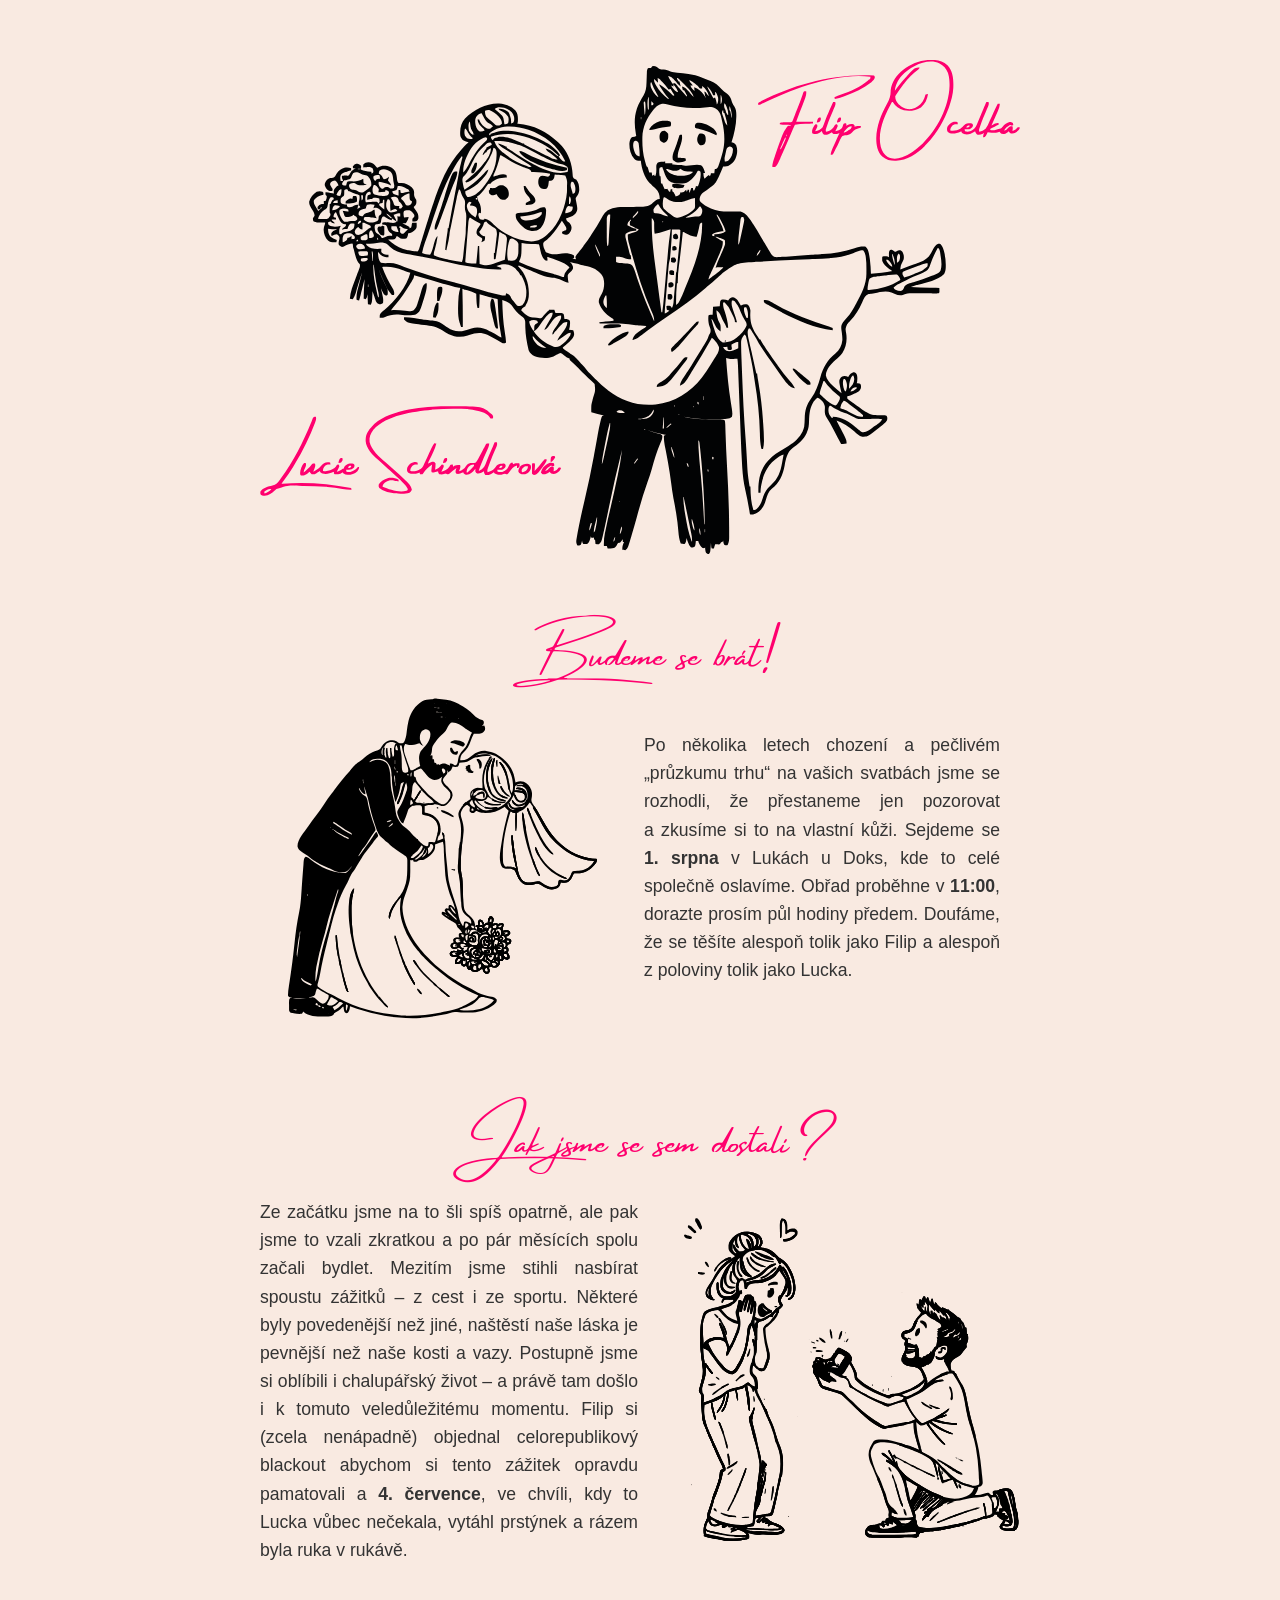
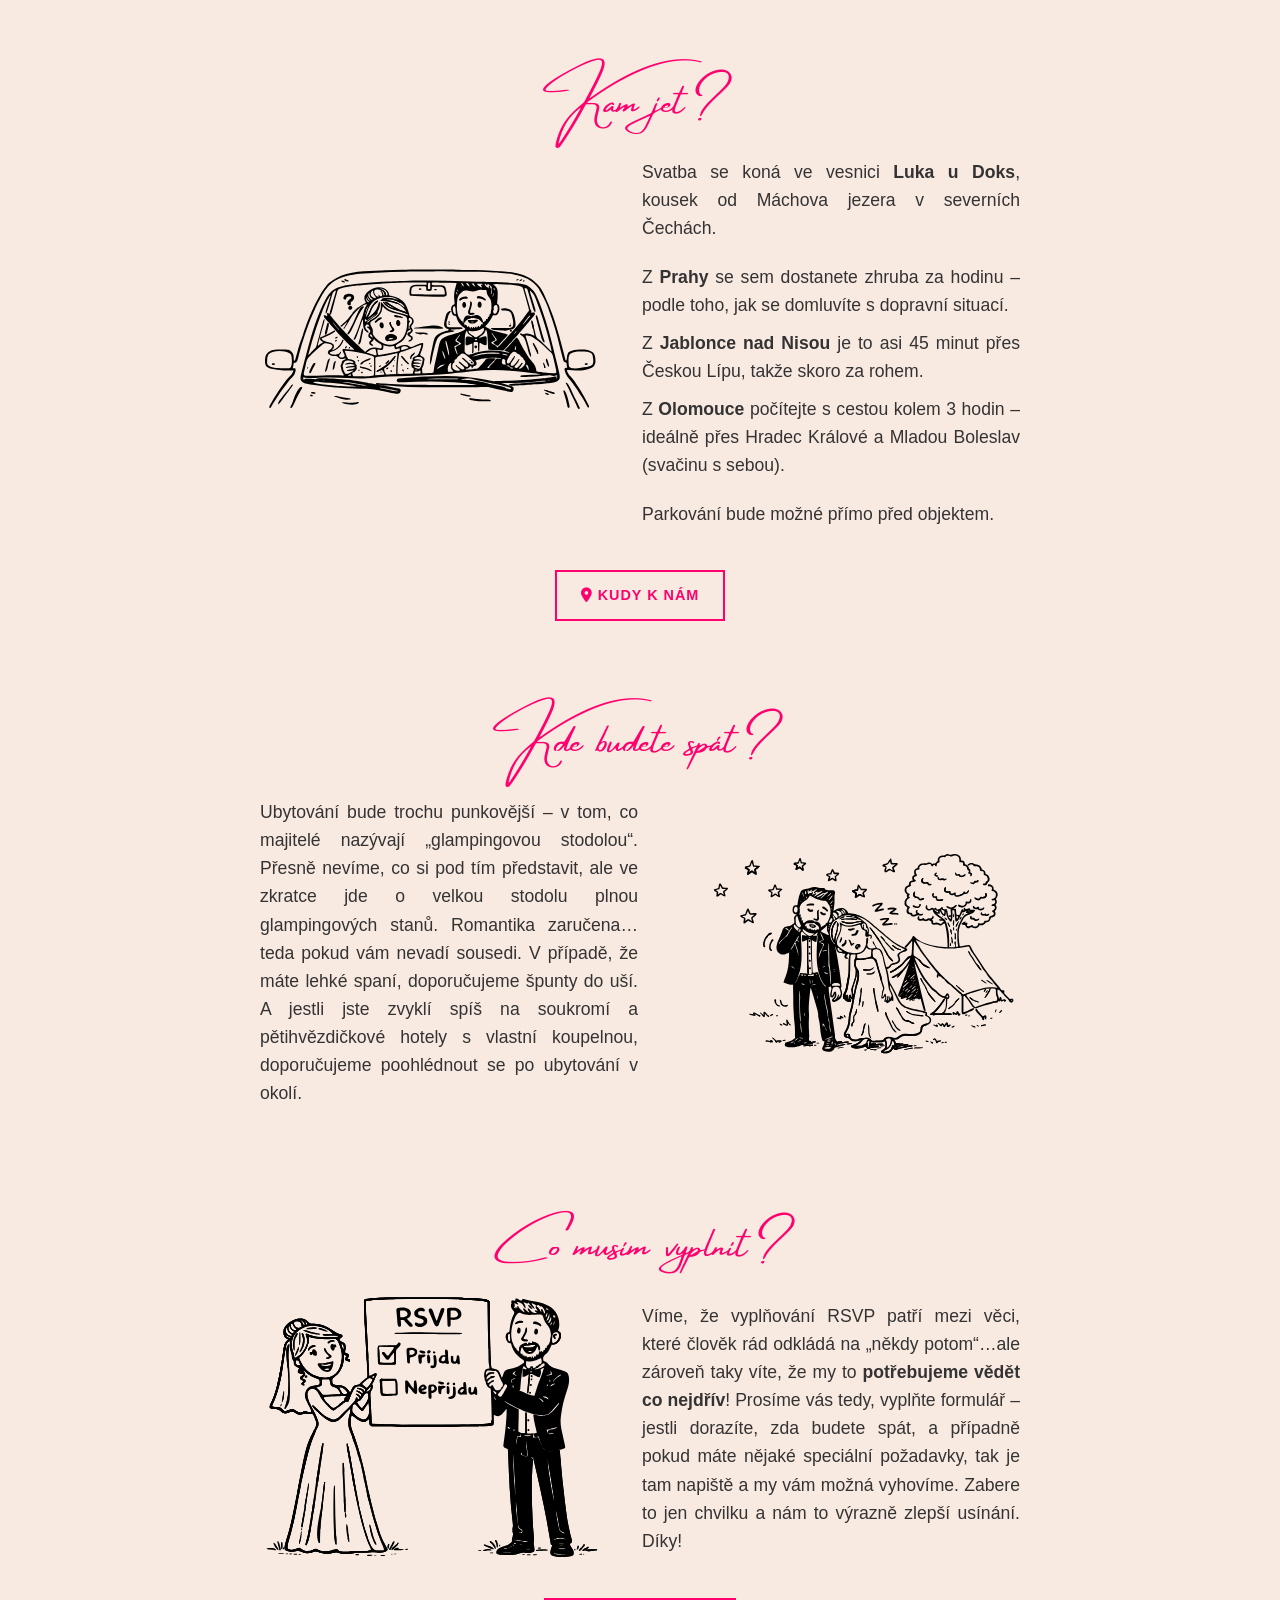
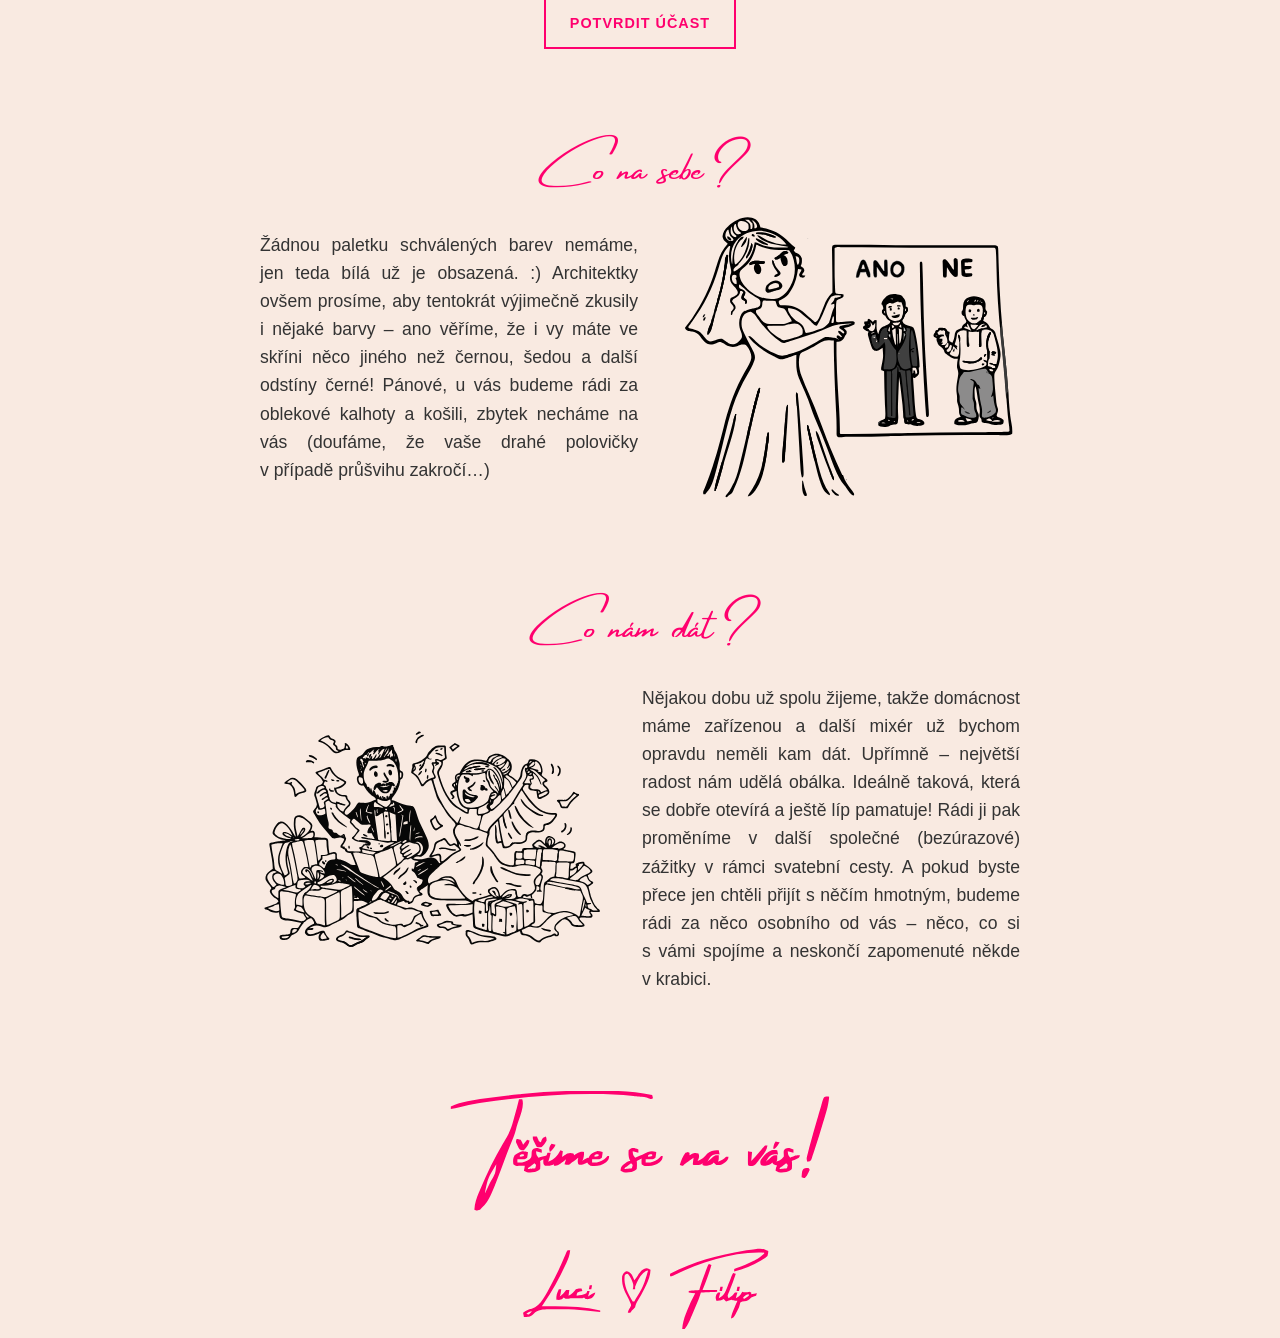
<file: index.html>
<!DOCTYPE html>
<html lang="cs">
<head>
    <meta charset="UTF-8">
    <meta name="viewport" content="width=device-width, initial-scale=1.0">
    <title>Filip & Lucka | Budeme se brát!</title>
    <link rel="stylesheet" href="style.css?v=1">
    <link rel="stylesheet" href="https://cdnjs.cloudflare.com/ajax/libs/font-awesome/6.5.1/css/all.min.css">
    <link rel="icon" type="image/svg+xml"
          href="data:image/svg+xml,<svg xmlns=%22http://www.w3.org/2000/svg%22 viewBox=%220 0 24 24%22 fill=%22%23ff006e%22><path d=%22M12 21.35l-1.45-1.32C5.4 15.36 2 12.28 2 8.5 2 5.42 4.42 3 7.5 3c1.74 0 3.41.81 4.5 2.09C13.09 3.81 14.76 3 16.5 3 19.58 3 22 5.42 22 8.5c0 3.78-3.4 6.86-8.55 11.54L12 21.35z%22/></svg>">
</head>
<body>

<header class="hero">
    <div class="container hero-layout">
        <picture class="responsive-image">
            <source media="(min-width: 768px)" srcset="images/main_web2.svg">
            <img src="images/main_mobil2.svg" alt="my">
        </picture>
    </div>
</header>

<main class="container">

    <section class="wedding-section">
        <div class="container">
            <h2 class="font-amsterdam">Budeme se brát!</h2>
            <div class="section-content mt-mobile">
                <img src="images/wedding.svg" alt="my_dva">
                <p class="text">Po několika letech chození a pečlivém „průzkumu trhu“ na vašich svatbách jsme se
                    rozhodli, že přestaneme jen pozorovat a&nbsp;zkusíme si to na vlastní kůži. Sejdeme se <strong>1.&nbsp;srpna</strong>
                    v Lukách u Doks, kde to celé společně oslavíme. Obřad proběhne v <strong>11:00</strong>, dorazte prosím půl hodiny předem.
                    Doufáme, že se těšíte alespoň tolik jako Filip a alespoň z poloviny tolik jako Lucka.</p>
            </div>
        </div>
    </section>

    <section class="wedding-section">
        <h2 class="font-amsterdam">Jak jsme se sem dostali?</h2>
        <div class="section-content mt-mobile">
            <img src="images/proposal.svg" alt="zadost">
            <div class="text">
                <p>Ze začátku jsme na to šli spíš opatrně, ale pak jsme to vzali zkratkou a po pár měsících spolu začali
                    bydlet. Mezitím jsme stihli nasbírat spoustu zážitků – z cest i ze sportu. Některé byly povedenější
                    než jiné, naštěstí naše láska je pevnější než naše kosti a vazy.
                    Postupně jsme si oblíbili i chalupářský život – a právě tam došlo i&nbsp;k tomuto veledůležitému
                    momentu.
                    Filip si (zcela nenápadně) objednal celorepublikový blackout abychom si tento zážitek opravdu
                    pamatovali a <strong>4. července</strong>, ve chvíli, kdy to Lucka vůbec nečekala, vytáhl prstýnek a
                    rázem byla ruka
                    v rukávě.
                </p>
            </div>
        </div>
    </section>

    <section class="wedding-section">
        <h2 class="font-amsterdam">Kam jet?</h2>
        <div class="section-content mt-mobile">
            <img src="images/directions.svg" alt="Kudy_kam">
            <div class="text">
                <p>Svatba se koná ve vesnici <strong>Luka u Doks</strong>, kousek od Máchova jezera v severních Čechách.
                <ul class="list-clean">
                    <li> Z&nbsp;<strong>Prahy</strong> se sem dostanete zhruba za hodinu – podle toho, jak se domluvíte
                        s dopravní
                        situací.
                    </li>
                    <li>Z&nbsp;<strong>Jablonce nad Nisou</strong> je to asi 45 minut přes Českou&nbsp;Lípu, takže skoro
                        za rohem.
                    </li>
                    <li>Z&nbsp;<strong>Olomouce</strong> počítejte s cestou kolem 3 hodin – ideálně přes Hradec Králové
                        a Mladou Boleslav (svačinu s sebou).
                    </li>
                </ul>
                Parkování bude možné přímo před objektem.
                </p>
            </div>
        </div>
        <a href="https://maps.app.goo.gl/5vYSLqKnpGgt9tou8" target="_blank" class="btn-primary">
            <i class="fa-solid fa-location-dot"></i> Kudy k nám
        </a>
    </section>

    <section class="wedding-section">
        <h2 class="font-amsterdam">Kde budete spát?</h2>
        <div class="section-content mt-mobile">
            <img src="images/accomodation.svg" alt="spani">
            <div class="text">
                <p>Ubytování bude trochu punkovější – v tom, co majitelé nazývají „glampingovou stodolou“. Přesně
                    nevíme, co si pod tím představit, ale ve zkratce jde o velkou stodolu plnou glampingových stanů.
                    Romantika zaručena… teda pokud vám nevadí sousedi. V případě, že máte lehké spaní, doporučujeme
                    špunty do uší. A jestli jste zvyklí spíš na soukromí a pětihvězdičkové hotely s vlastní koupelnou,
                    doporučujeme poohlédnout se po ubytování v okolí.
                </p>
            </div>
        </div>
    </section>

    <section class="wedding-section">
        <h2 class="font-amsterdam">Co musím vyplnit?</h2>
        <div class="section-content mt-mobile">
            <img src="images/rsvp.svg" alt="rsvp">
            <div class="text">
                <p>Víme, že vyplňování RSVP patří mezi věci, které člověk rád odkládá na „někdy potom“…ale zároveň taky
                    víte, že my to <strong>potřebujeme vědět co nejdřív</strong>!
                    Prosíme vás tedy, vyplňte formulář – jestli dorazíte, zda budete spát, a případně pokud máte
                    nějaké speciální požadavky, tak je tam napiště a my vám možná vyhovíme. Zabere to jen chvilku a nám
                    to výrazně zlepší usínání. Díky!
                </p>
            </div>
        </div>
        <a href="https://forms.gle/uj5iQGBwjUQq8mc37" target="_blank" class="btn-primary">
            POTVRDIT ÚČAST
        </a>
    </section>

    <section class="wedding-section">
        <h2 class="font-amsterdam">Co na sebe?</h2>
        <div class="section-content mt-mobile">
            <img src="images/dresscode.svg" alt="dress_code">
            <div class="text">
                <p>Žádnou paletku schválených barev nemáme, jen teda bílá už je obsazená. :)
                    Architektky ovšem prosíme, aby tentokrát výjimečně zkusily i&nbsp;nějaké barvy – ano věříme, že i vy
                    máte
                    ve skříni něco jiného než černou, šedou a další odstíny černé!
                    Pánové, u vás budeme rádi za oblekové kalhoty a košili, zbytek necháme na vás (doufáme, že vaše drahé
                    polovičky v případě průšvihu zakročí…)
                </p>
            </div>
        </div>
    </section>

    <section class="wedding-section">
        <h2 class="font-amsterdam">Co nám dát?</h2>
        <div class="section-content mt-mobile">
            <img src="images/gifts.svg" alt="darky">
            <div class="text">
                <p>Nějakou dobu už spolu žijeme, takže domácnost máme zařízenou a další mixér už bychom opravdu neměli
                    kam dát.
                    Upřímně – největší radost nám udělá obálka. Ideálně taková, která se dobře otevírá a ještě líp
                    pamatuje!
                    Rádi ji pak proměníme v další společné (bezúrazové) zážitky v rámci svatební cesty.
                    A pokud byste přece jen chtěli přijít s něčím hmotným, budeme rádi za něco osobního od vás – něco,
                    co si s&nbsp;vámi spojíme a neskončí zapomenuté někde v&nbsp;krabici.
                </p>
            </div>
        </div>
    </section>
    <img src="images/tesime_se_vas_LF2.svg" alt="see_you_soon" class="img-centered">
</main>

</body>
</html>
</file>
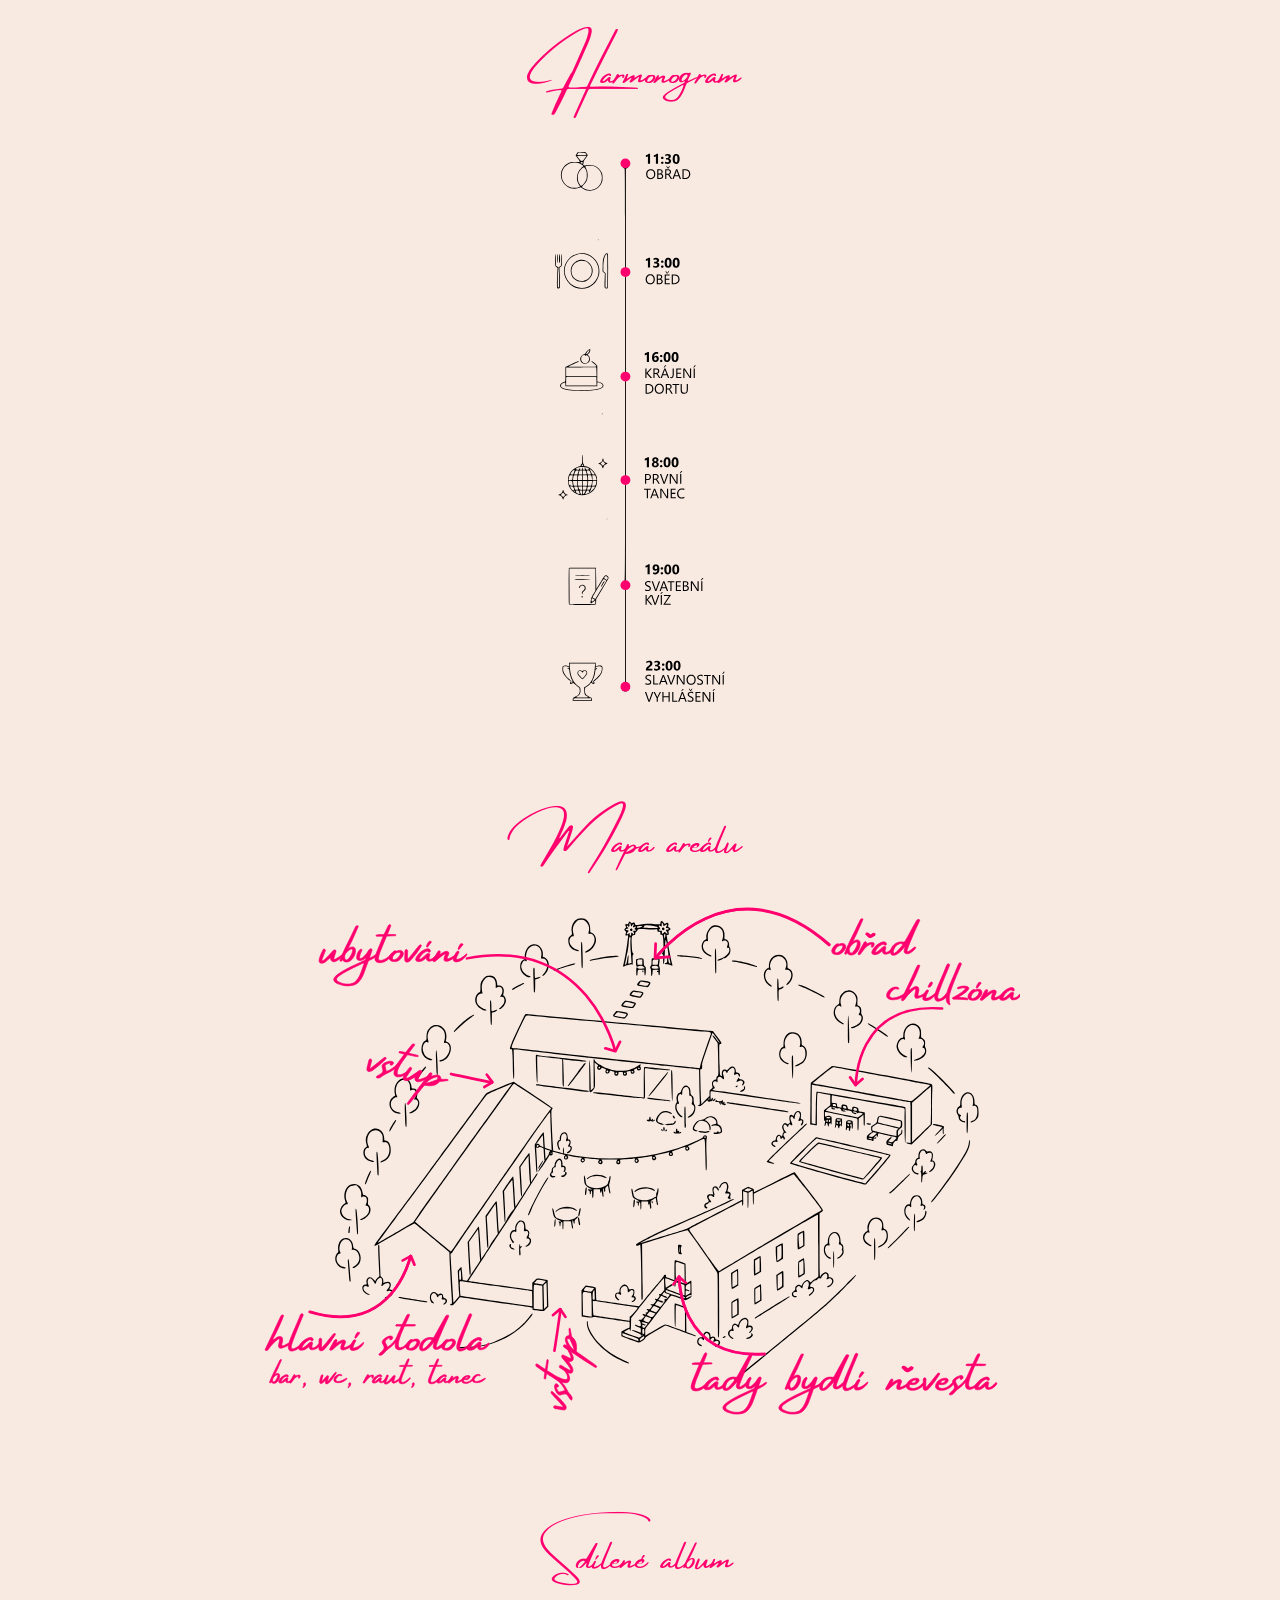
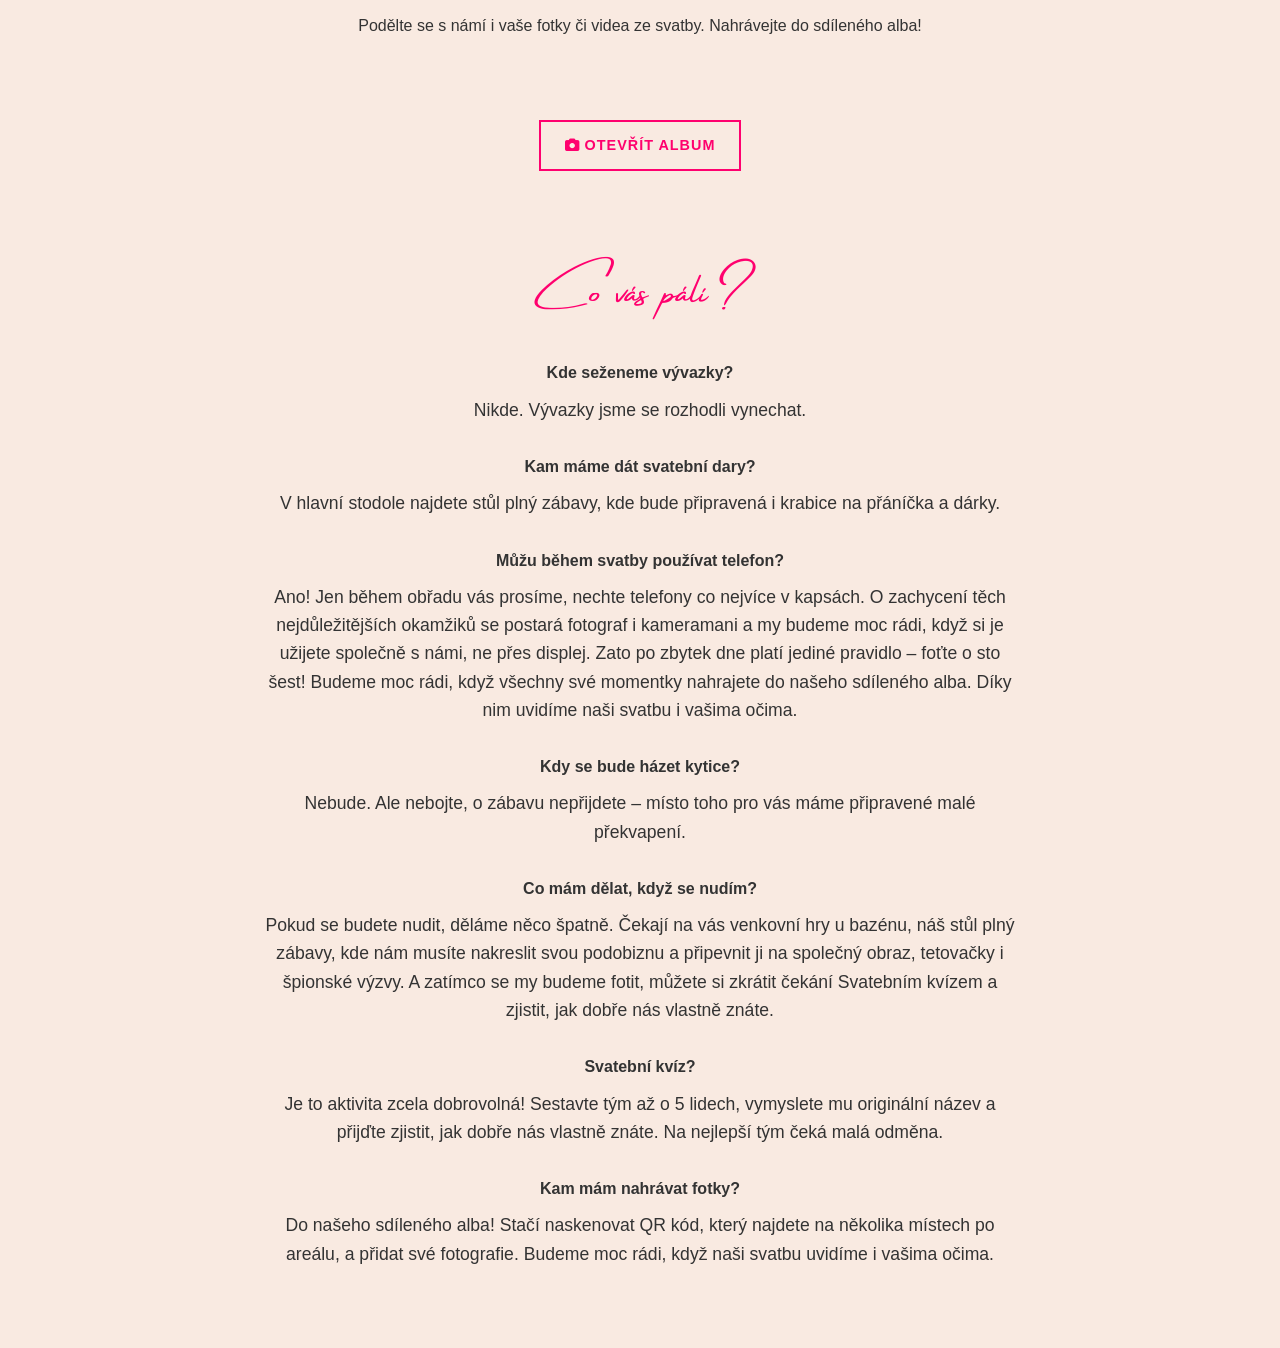
<file: svatebni-den/index.html>
<!DOCTYPE html>
<html lang="cs">
<head>
    <meta charset="UTF-8">
    <meta name="viewport" content="width=device-width, initial-scale=1.0">
    <title>Filip & Lucka | Budeme se brát!</title>
    <link rel="stylesheet" href="../style.css?v=1">
    <link rel="stylesheet" href="https://cdnjs.cloudflare.com/ajax/libs/font-awesome/6.5.1/css/all.min.css">
    <link rel="icon" type="image/svg+xml"
          href="data:image/svg+xml,<svg xmlns=%22http://www.w3.org/2000/svg%22 viewBox=%220 0 24 24%22 fill=%22%23ff006e%22><path d=%22M12 21.35l-1.45-1.32C5.4 15.36 2 12.28 2 8.5 2 5.42 4.42 3 7.5 3c1.74 0 3.41.81 4.5 2.09C13.09 3.81 14.76 3 16.5 3 19.58 3 22 5.42 22 8.5c0 3.78-3.4 6.86-8.55 11.54L12 21.35z%22/></svg>">
</head>
<body>

<main class="container">


    <section class="wedding-section section-centered">
        <h2 class="font-amsterdam">Harmonogram</h2>
        <div class="section-content mt-mobile">
            <img class="img-tall mt-40" src="../images/schedule.svg" alt="harmonogram">
        </div>
    </section>
    <section class="wedding-section section-centered">
        <h2 class="font-amsterdam">Mapa areálu</h2>
        <div class="section-content mt-mobile">
            <img src="../images/map.svg" alt="mapa">
        </div>
    </section>

    <section class="wedding-section section-centered">
        <h2 class="font-amsterdam">Sdílené album</h2>
        <div class="section-content">
            <p>Podělte se s námí i vaše fotky či videa ze svatby. Nahrávejte do sdíleného alba!</p>
            <a href="https://fotodrop.cz/svatba-lucky-a-filipa-3xei#k=b-VMkNWcg8LGa0zCY7gOYqbxXrFPId4KEsQS0fv6kxE" target="_blank" class="btn-primary">
                <i class="fa-solid fa-camera"></i> Otevřít album
            </a>
        </div>
    </section>

    <section class="wedding-section section-centered">
        <h2 class="font-amsterdam">Co vás pálí?</h2>
        <div class="section-content mt-mobile">
            <div class="text">
                <h3 class="faq-question">Kde seženeme vývazky?</h3>
                Nikde. Vývazky jsme se rozhodli vynechat.
                <h3 class="faq-question">Kam máme dát svatební dary?</h3>
                V hlavní stodole najdete stůl plný zábavy, kde bude připravená i krabice na přáníčka a dárky.
                <h3 class="faq-question">Můžu během svatby používat telefon?</h3>
                Ano! Jen během obřadu vás prosíme, nechte telefony co nejvíce v kapsách. O zachycení těch
                nejdůležitějších okamžiků se postará fotograf i kameramani a my budeme moc rádi, když si je
                užijete společně s námi, ne přes displej.
                Zato po zbytek dne platí jediné pravidlo – foťte o sto šest! Budeme moc rádi, když všechny své
                momentky nahrajete do našeho sdíleného alba. Díky nim uvidíme naši svatbu i vašima očima.

                <h3 class="faq-question">Kdy se bude házet kytice?</h3>

                Nebude. Ale nebojte, o zábavu nepřijdete – místo toho pro vás máme připravené malé
                překvapení.
                <h3 class="faq-question">Co mám dělat, když se nudím?</h3>
                Pokud se budete nudit, děláme něco špatně. Čekají na vás venkovní hry u bazénu, náš stůl plný
                zábavy, kde nám musíte nakreslit svou podobiznu a připevnit ji na společný obraz, tetovačky i
                špionské výzvy. A zatímco se my budeme fotit, můžete si zkrátit čekání Svatebním kvízem a
                zjistit, jak dobře nás vlastně znáte.
                <h3 class="faq-question">Svatební kvíz?</h3>
                Je to aktivita zcela dobrovolná! Sestavte tým až o 5 lidech, vymyslete mu originální název a
                přijďte zjistit, jak dobře nás vlastně znáte. Na nejlepší tým čeká malá odměna.
                <h3 class="faq-question">Kam mám nahrávat fotky?</h3>
                Do našeho sdíleného alba! Stačí naskenovat QR kód, který najdete na několika místech po
                areálu, a přidat své fotografie. Budeme moc rádi, když naši svatbu uvidíme i vašima očima.
            </div>
        </div>
    </section>

</main>

</body>
</html>
</file>
<file: style.css>
@font-face {
    font-family: 'Amsterdam Four';
    src: url('fonts/AmsterdamFour.ttf') format('truetype');
    font-weight: normal;
    font-style: normal;
}

:root {
    --primary-color: #ff006e;
    --text-color: #333;
    --bg-color: #f9eae1;
    --max-width: 800px;
}

body {
    margin: 0;
    padding: 0;
    background-color: var(--bg-color);
    color: var(--text-color);
    font-family: 'Segoe UI', Tahoma, Geneva, Verdana, sans-serif;
    line-height: 1.6;
}

.container {
    width: 100%;
    max-width: var(--max-width);
    margin: 0 auto;
    padding: 0 20px;
    box-sizing: border-box;
}

.font-amsterdam {
    font-family: 'Amsterdam Four', cursive;
    font-weight: normal;
}

.hero {
    text-align: center;
    padding: 60px 0px 20px 0px;
}

.hero h1 {
    font-size: 3.5rem;
    margin-bottom: 20px;
    color: var(--primary-color);
}

.hero .image-wrapper img {
    width: 100%;
    height: auto;
    border-radius: 5px;
}

.hero-date {
    font-size: 1.3rem;
    margin-top: 20px;
    font-weight: bold;
}

/* Obecné sekce */
.wedding-section {
    margin-bottom: 80px;
    text-align: center;
}

.wedding-section h2 {
    font-size: 2.5rem;
    color: var(--primary-color);
    margin-bottom: 15px;
}

.section-content img {
    width: 100%;
    height: auto;
    border-radius: 8px;
    margin-bottom: 20px;
}

.section-content .text {
    font-size: 1.1rem;
    text-align: center;
}

.btn-primary {
    display: inline-block;
    padding: 12px 24px;
    border: 2px solid var(--primary-color);
    background-color: var(--bg-color);
    color: var(--primary-color);
    text-decoration: none;
    font-weight: bold;
    letter-spacing: 1px;
    transition: all 0.3s ease;
    text-transform: uppercase;
    font-size: 0.9rem;
    margin-top: 25px;
}

.btn-primary:hover {
    background-color: var(--primary-color);
    color: var(--bg-color);
}

.map-link {
    display: inline-block;
    text-decoration: none;
    color: var(--primary-color);
    font-weight: bold;
    margin-top: 10px;
}

.hero-layout {
    position: relative;
    width: 100%;
}

.image-wrapper {
    width: 100%;
}

.image-wrapper img {
    width: 100%;     /* Roztáhne obrázek na celou šířku containeru */
    height: auto;
    display: block;
}

.responsive-image img {
    width: 100%;
    height: auto;
    border-radius: 8px; /* Pokud používáš zaoblení */
}

.section-title {
    display: flex;
    align-items: center;
    justify-content: center;
    gap: 15px; /* Mezera mezi textem a ikonou */
}

.icon-link {
    color: var(--primary-color);
    font-size: 1.5rem; /* Velikost ikony */
    text-decoration: none;
    transition: opacity 0.3s;
}

.icon-link:hover {
    opacity: 0.7;
}

footer {
    padding: 20px;
    text-align: center;
    background: var(--bg-color);
    margin-top: 20px;
    color: var(--primary-color);
}

@media (min-width: 768px) {
    .section-content {
        display: flex;
        align-items: center;
        gap: 40px;
        text-align: left;
    }
    
    .section-content img {
        width: 45%;
        margin-bottom: 0;
    }

    .section-content .text {
        text-align: justify;
    }

    .wedding-section:nth-of-type(even) .section-content {
        flex-direction: row-reverse;
    }
}

@media (max-width: 767px) {
    .mt-mobile {
        margin-top: 30px !important; /* Uprav si velikost (20px) podle potřeby */
    }
}

.img-centered {
    display: block;
    width: 50%;
    height: auto;
    margin-left: auto;
    margin-right: auto;
    border-radius: 8px;
}

@media (max-width: 767px) {
    .img-centered {
        width: 80%;
    }
}

.list-clean {
    list-style-type: none; /* Odstraní tečky */
    padding: 0;            /* Odstraní odsazení zleva */
    margin: 20px 0;        /* Mezera nad a pod celým seznamem */
}

.list-clean li {
    margin-bottom: 10px;   /* Mezera mezi jednotlivými řádky */
    display: block;        /* Jistota, že každý bod bude na novém řádku */
}

.section-centered .section-content {
    flex-direction: column !important; /* Vynutí směr pod sebe i na desktopu */
    align-items: center;              /* Vycentruje obrázek i text horizontálně */
    text-align: center;               /* Vycentruje samotný text */
}

.section-centered .section-content img {
    width: 100%;                       /* Nebo např. 60-80% pokud nechceš obrázek obří */
    margin-bottom: 20px;
}

.section-centered .section-content .text {
    text-align: center;                /* Jistota, že text v divu zůstane na střed */
}

.img-tall {
    display: block !important;
    height: 550px !important;    /* Vynutíme pevnou výšku */
    max-height: 560px !important;/* Pojistka pro maximální výšku */
    width: auto !important;      /* Dopopočítá šířku k 400px výšce */
    max-width: 100% !important;  /* Zamezí přetečení na velmi malých displejích */
    margin-left: auto !important;/* Vycentrování zleva */
    margin-right: auto !important;/* Vycentrování zprava */
}

/* Úprava pro mobilní telefony */
@media (max-width: 767px) {
    .img-tall {
        height: 480px !important; /* Na mobilu bude ještě menší */
    }
}

.mt-40 {
    margin-top: 40px;
}

.faq-question {
    text-align: center;     /* Vycentrování nadpisu */
    font-size: 1rem;      /* Odpovídá menšímu nadpisu (přibližně původní h5) */
    font-weight: 600;       /* Tučné písmo */
    margin-top: 30px;       /* Odsazení od předchozí otázky/odstavce */
    margin-bottom: 10px;    /* Mezera mezi otázkou a odpovědí */
    color: #333;            /* Případně uprav podle své barevné palety */
}
</file>
